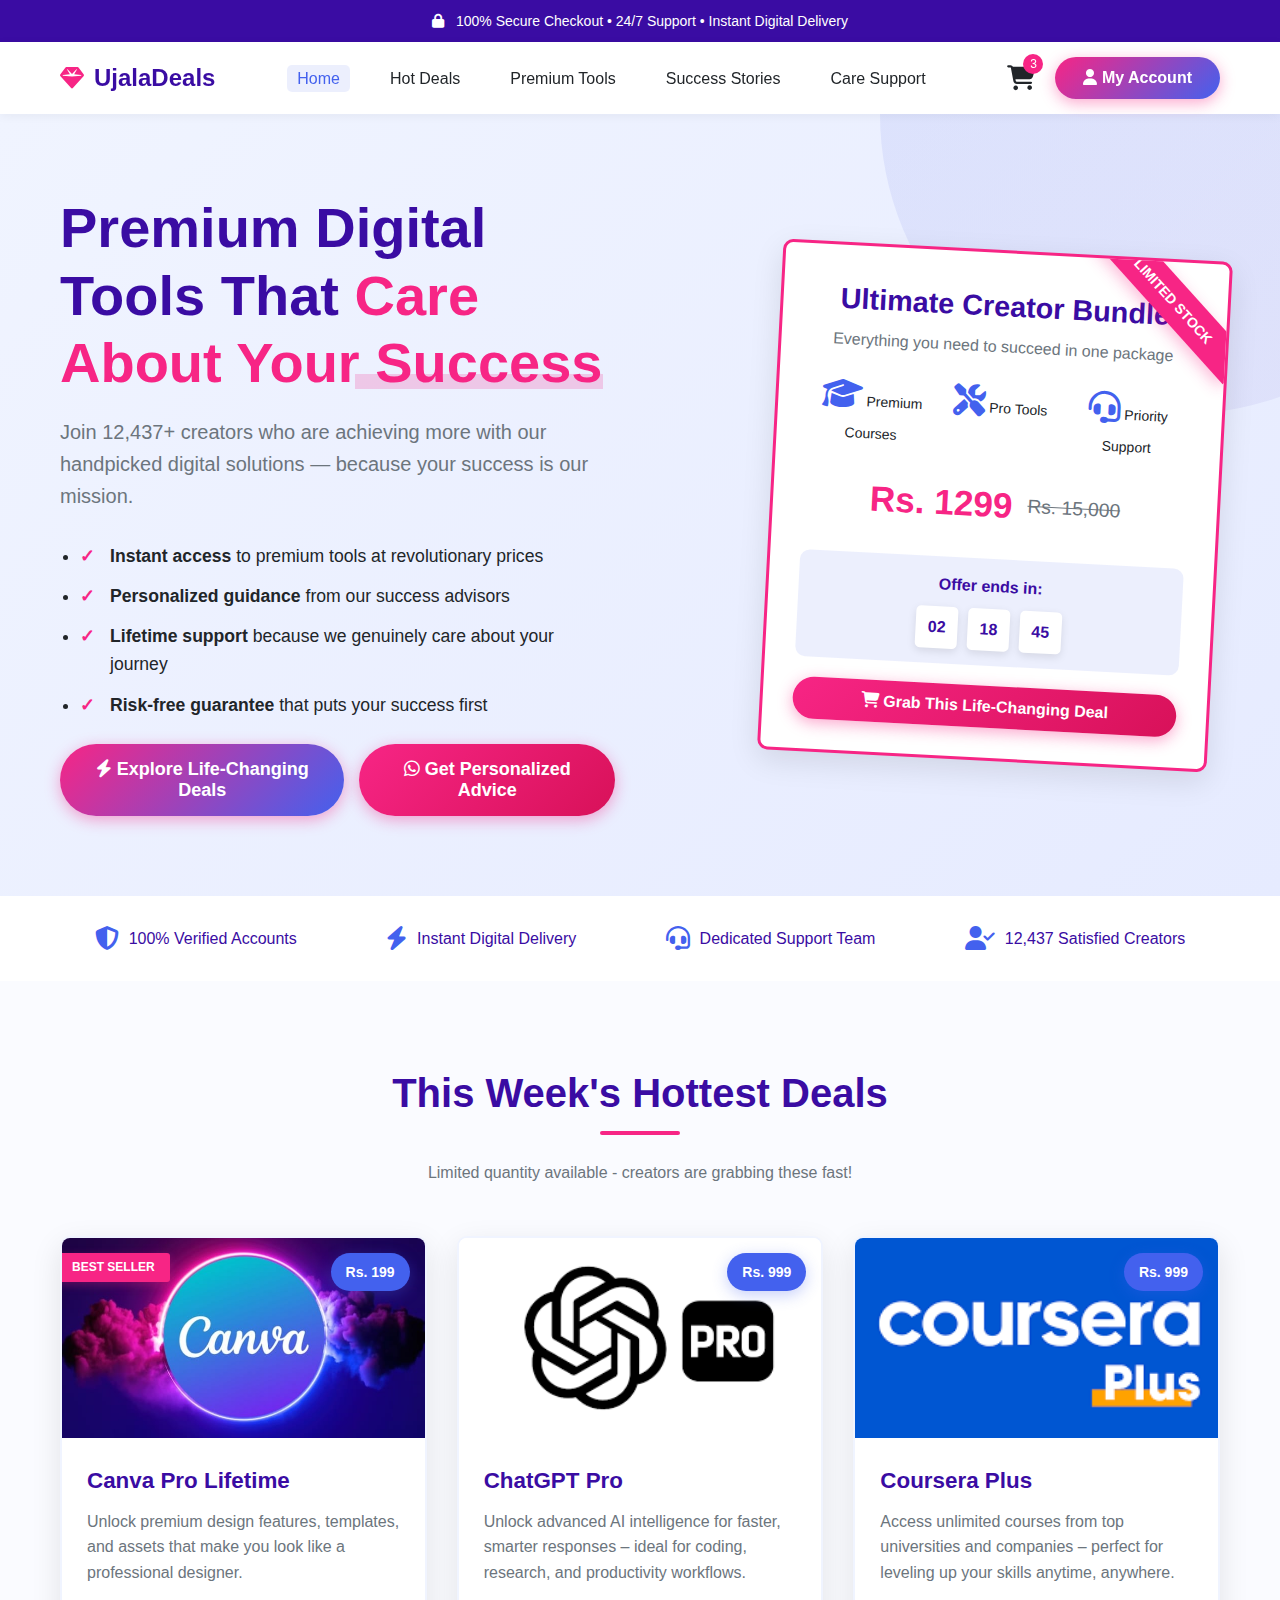
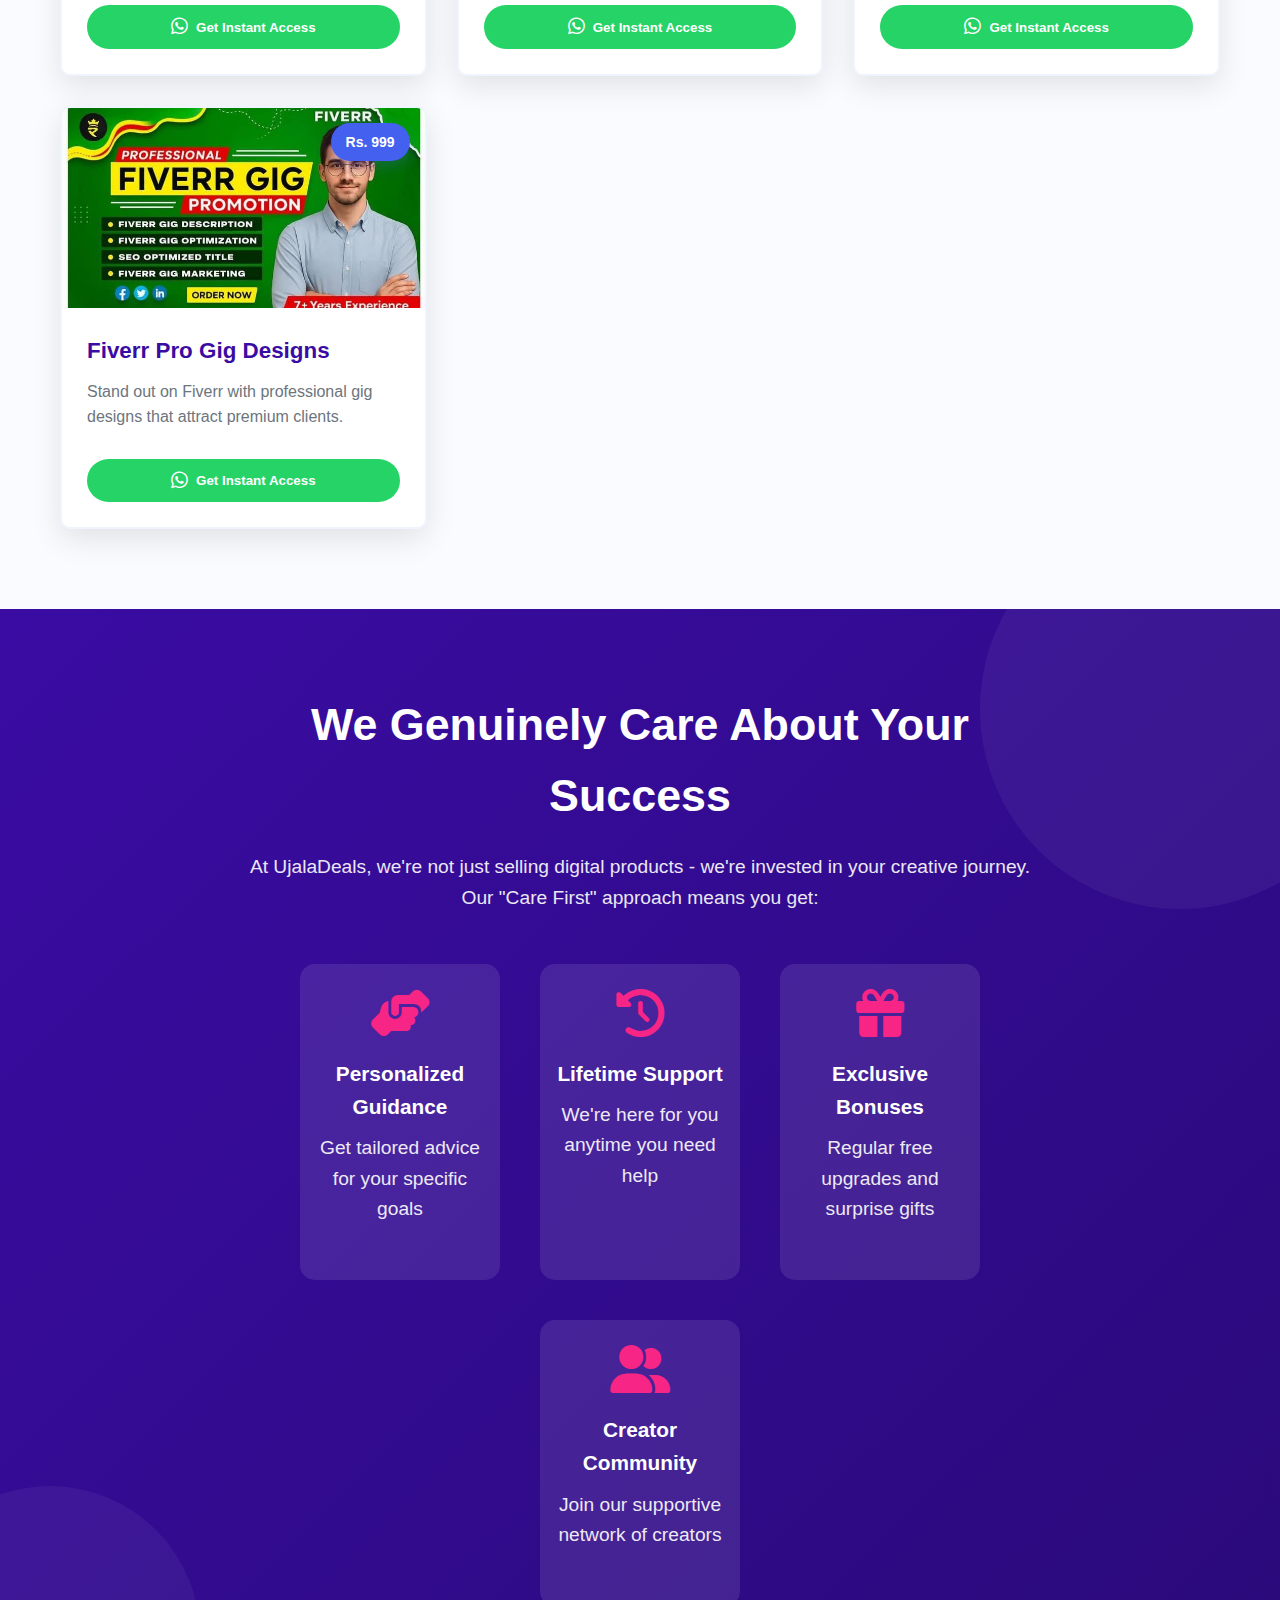
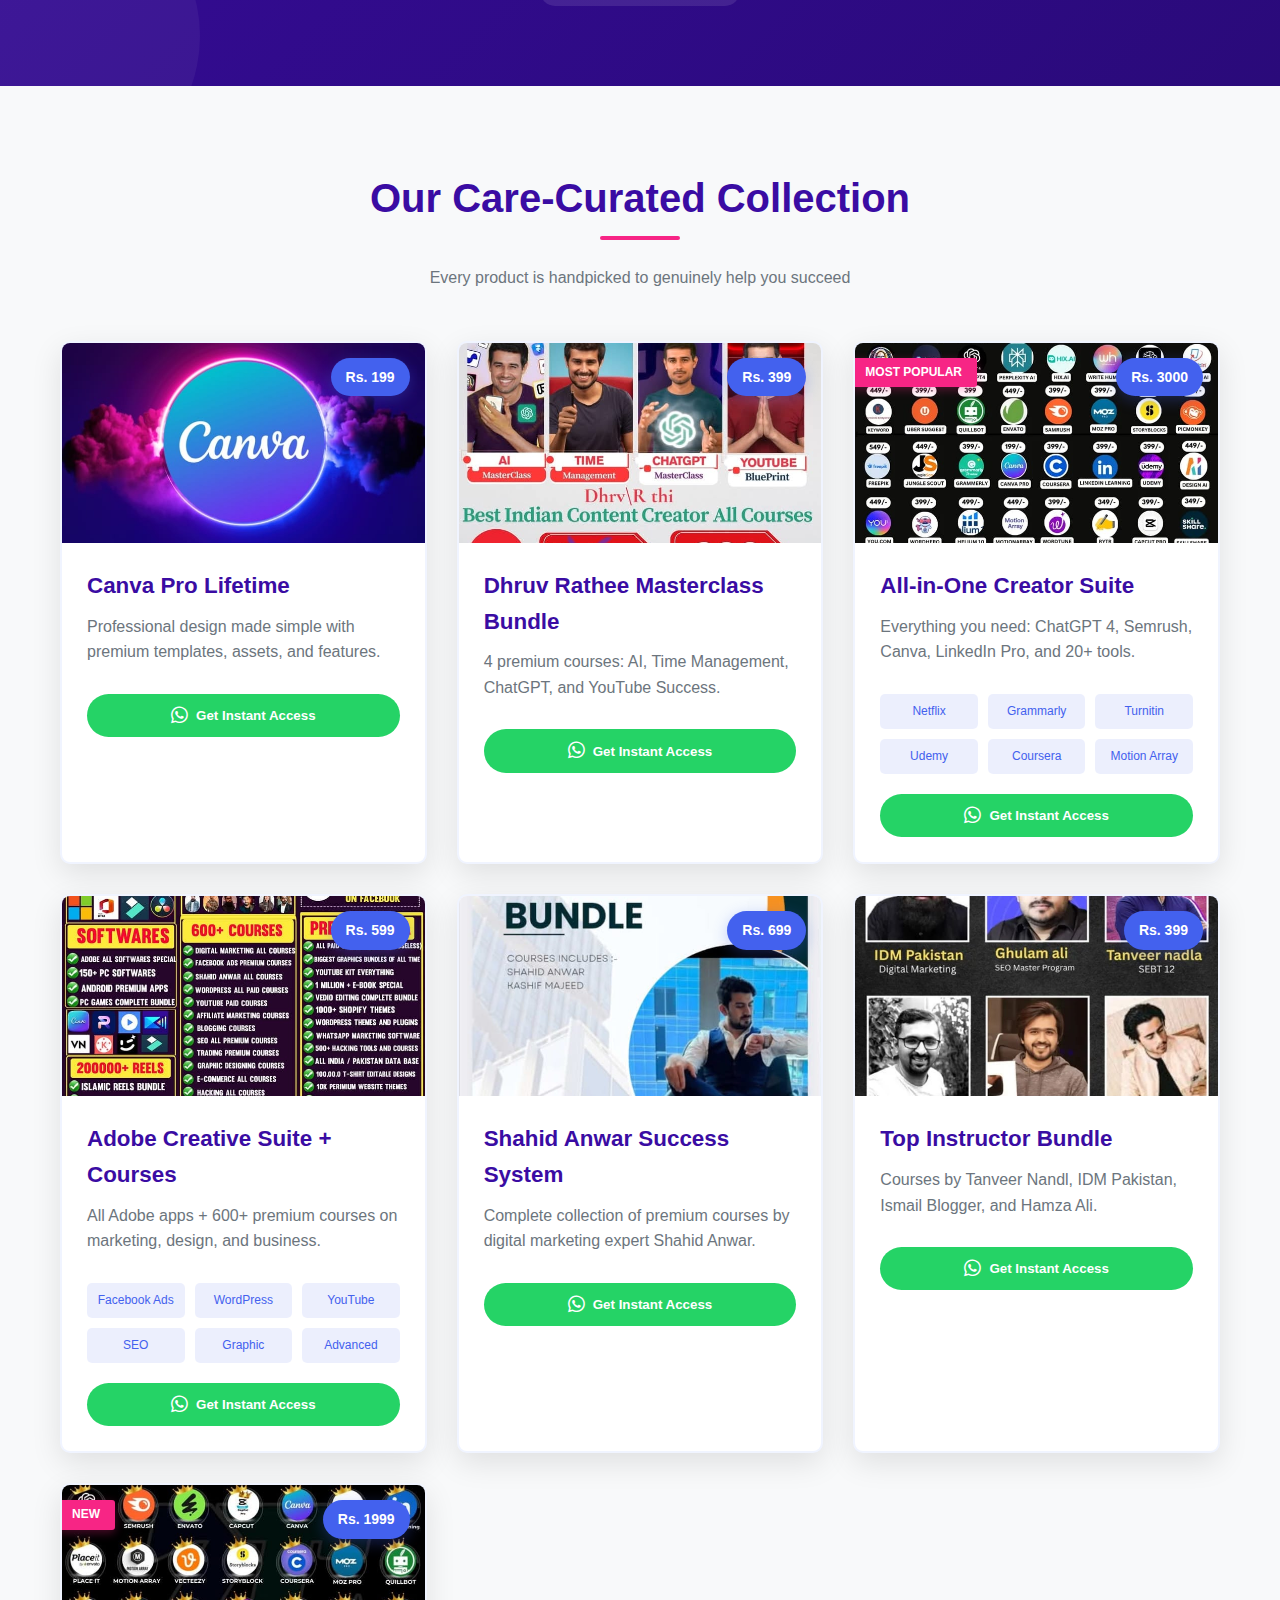
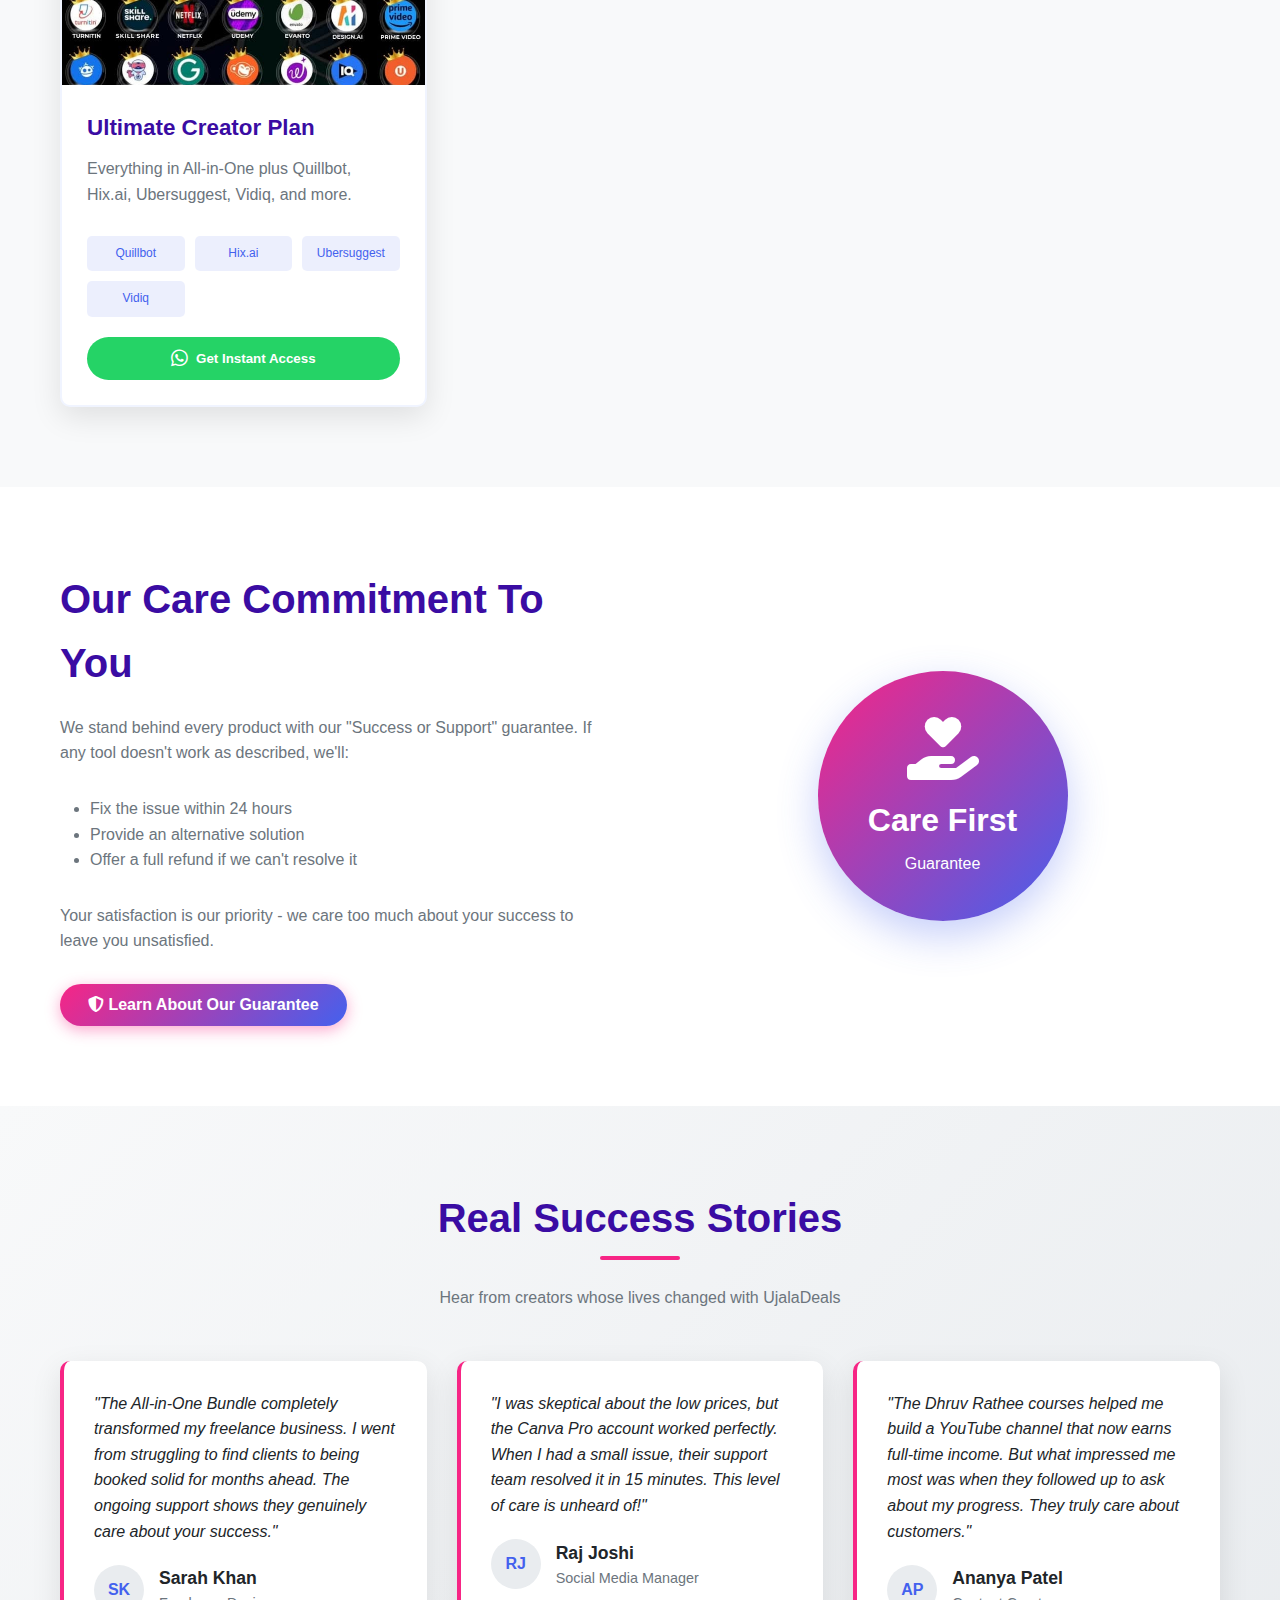
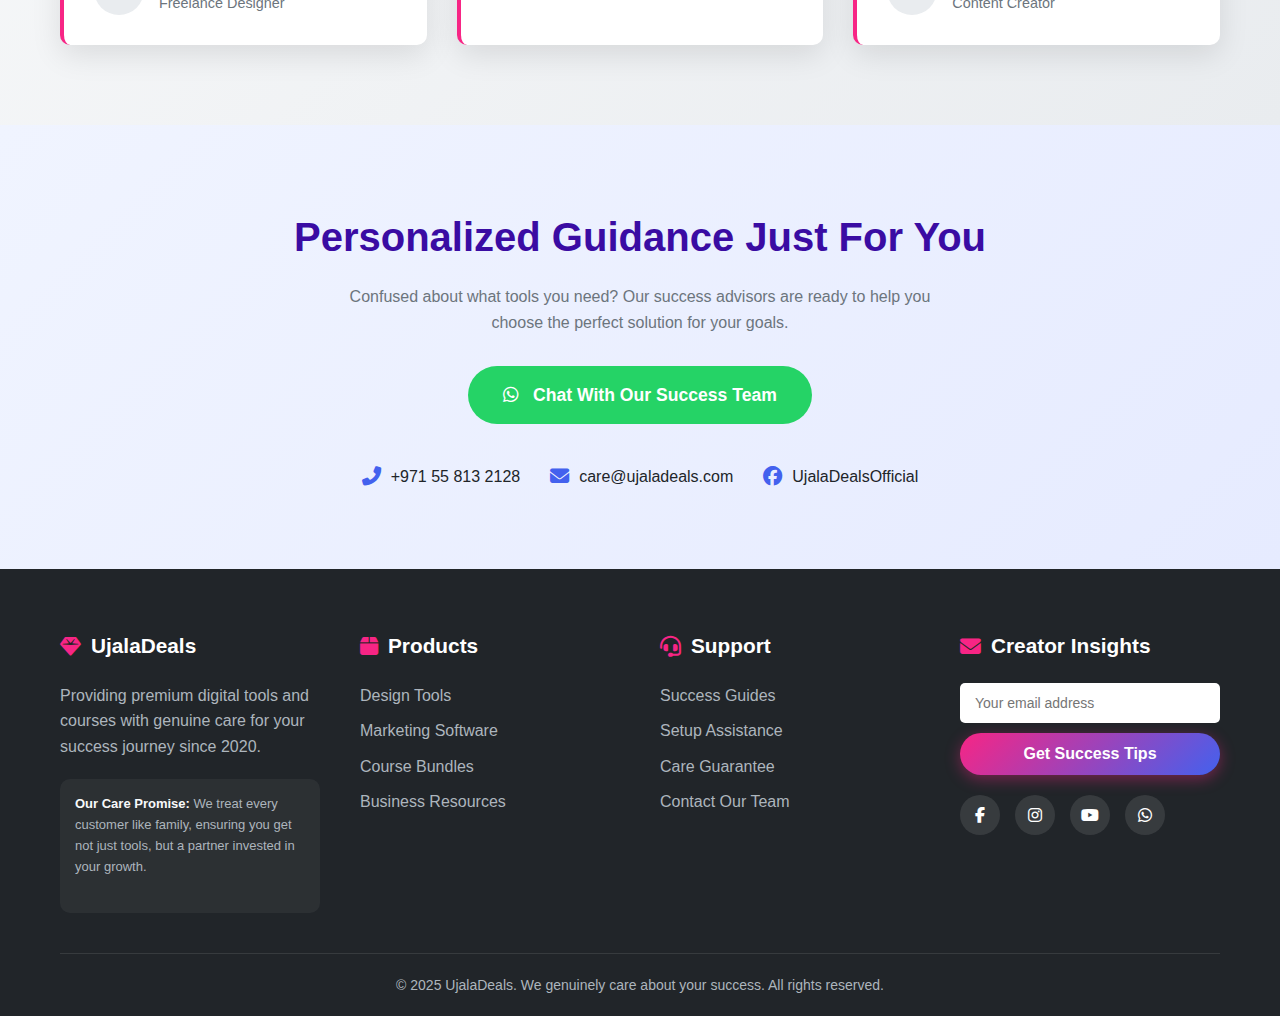
<file: index.html>
<!DOCTYPE html>
<html lang="en">
<head>
  <meta charset="UTF-8">
  <meta name="viewport" content="width=device-width, initial-scale=1.0">
  <title>UjalaDeals - Premium Digital Tools That Care About Your Success</title>
  <link rel="stylesheet" href="https://cdnjs.cloudflare.com/ajax/libs/font-awesome/6.4.0/css/all.min.css">
  <style>
    :root {
      --primary: #4361ee;
      --secondary: #3a0ca3;
      --accent: #f72585;
      --light: #f8f9fa;
      --dark: #212529;
      --success: #4cc9f0;
      --warning: #ff9e00;
      --danger: #ef233c;
      --gray: #6c757d;
      --light-gray: #e9ecef;
      --border-radius: 10px;
      --box-shadow: 0 10px 30px rgba(0, 0, 0, 0.1);
      --transition: all 0.3s ease;
      --care-gradient: linear-gradient(135deg, #f72585, #4361ee);
    }

    * {
      margin: 0;
      padding: 0;
      box-sizing: border-box;
      font-family: 'Segoe UI', Tahoma, Geneva, Verdana, sans-serif;
    }

    body {
      background-color: #fafbff;
      color: var(--dark);
      line-height: 1.6;
      overflow-x: hidden;
    }

    .container {
      width: 100%;
      max-width: 1200px;
      margin: 0 auto;
      padding: 0 20px;
    }

    .btn {
      display: inline-block;
      padding: 12px 28px;
      border-radius: 50px;
      font-weight: 600;
      text-align: center;
      cursor: pointer;
      transition: var(--transition);
      border: none;
      font-size: 16px;
      text-decoration: none;
    }

    .btn-primary {
      background: linear-gradient(135deg, var(--primary), var(--secondary));
      color: white;
      box-shadow: 0 4px 15px rgba(67, 97, 238, 0.4);
    }

    .btn-primary:hover {
      transform: translateY(-3px);
      box-shadow: 0 7px 20px rgba(67, 97, 238, 0.6);
    }

    .btn-accent {
      background: linear-gradient(135deg, var(--accent), #d81159);
      color: white;
      box-shadow: 0 4px 15px rgba(247, 37, 133, 0.4);
    }

    .btn-accent:hover {
      transform: translateY(-3px);
      box-shadow: 0 7px 20px rgba(247, 37, 133, 0.6);
    }

    .btn-care {
      background: var(--care-gradient);
      color: white;
      box-shadow: 0 4px 15px rgba(247, 37, 133, 0.4);
    }

    .btn-care:hover {
      transform: translateY(-3px);
      box-shadow: 0 7px 20px rgba(247, 37, 133, 0.6);
    }

    .btn-large {
      padding: 15px 35px;
      font-size: 18px;
    }

    .btn-block {
      display: block;
      width: 100%;
    }

    /* Security Badge */
    .security-badge {
      background-color: var(--secondary);
      color: white;
      text-align: center;
      padding: 10px;
      font-size: 14px;
      font-weight: 500;
    }

    .security-badge i {
      margin-right: 8px;
    }

    /* Header */
    header {
      background-color: white;
      box-shadow: 0 2px 10px rgba(0, 0, 0, 0.05);
      position: sticky;
      top: 0;
      z-index: 1000;
    }

    .header-content {
      display: flex;
      justify-content: space-between;
      align-items: center;
      padding: 15px 0;
    }

    .logo {
      display: flex;
      align-items: center;
      font-size: 24px;
      font-weight: 700;
      color: var(--secondary);
    }

    .logo i {
      margin-right: 10px;
      color: var(--accent);
    }

    nav ul {
      display: flex;
      list-style: none;
    }

    nav ul li {
      margin: 0 15px;
    }

    nav ul li a {
      text-decoration: none;
      color: var(--dark);
      font-weight: 500;
      padding: 5px 10px;
      border-radius: 5px;
      transition: var(--transition);
    }

    nav ul li a:hover, nav ul li a.active {
      color: var(--primary);
      background-color: rgba(67, 97, 238, 0.1);
    }

    .header-actions {
      display: flex;
      align-items: center;
    }

    .cart-icon {
      position: relative;
      margin-right: 20px;
      font-size: 20px;
      color: var(--dark);
      cursor: pointer;
    }

    .cart-count {
      position: absolute;
      top: -8px;
      right: -8px;
      background-color: var(--accent);
      color: white;
      font-size: 12px;
      width: 20px;
      height: 20px;
      border-radius: 50%;
      display: flex;
      justify-content: center;
      align-items: center;
    }

    /* Hero Section */
    .hero {
      padding: 80px 0;
      background: linear-gradient(135deg, #f0f4ff, #e6ebff);
      position: relative;
      overflow: hidden;
    }

    .hero:before {
      content: "";
      position: absolute;
      width: 600px;
      height: 600px;
      border-radius: 50%;
      background: linear-gradient(135deg, rgba(67, 97, 238, 0.1), rgba(58, 12, 163, 0.05));
      top: -300px;
      right: -200px;
      z-index: 0;
    }

    .hero-content {
      display: flex;
      align-items: center;
      position: relative;
      z-index: 1;
    }

    .hero-text {
      flex: 1;
      padding-right: 50px;
    }

    .hero-text h1 {
      font-size: 3.5rem;
      line-height: 1.2;
      margin-bottom: 20px;
      color: var(--secondary);
    }

    .hero-text h1 span {
      color: var(--accent);
      position: relative;
    }

    .hero-text h1 span:after {
      content: "";
      position: absolute;
      bottom: 5px;
      left: 0;
      width: 100%;
      height: 15px;
      background-color: rgba(247, 37, 133, 0.2);
      z-index: -1;
    }

    .hero-text p {
      font-size: 1.25rem;
      color: var(--gray);
      margin-bottom: 30px;
      max-width: 600px;
    }

    .hero-bullets {
      margin: 25px 0;
      padding-left: 20px;
    }

    .hero-bullets li {
      margin-bottom: 12px;
      position: relative;
      padding-left: 30px;
      font-size: 1.1rem;
    }

    .hero-bullets li:before {
      content: "✓";
      position: absolute;
      left: 0;
      color: var(--accent);
      font-weight: bold;
    }

    .hero-btns {
      display: flex;
      gap: 15px;
    }

    .hero-image {
      flex: 1;
      position: relative;
    }

    .offer-card {
      background: white;
      border-radius: var(--border-radius);
      box-shadow: var(--box-shadow);
      padding: 30px;
      position: relative;
      overflow: hidden;
      max-width: 450px;
      margin-left: auto;
      transform: rotate(3deg);
      transition: var(--transition);
      border: 3px solid var(--accent);
    }

    .offer-card:hover {
      transform: rotate(0) translateY(-10px);
    }

    .offer-badge {
      position: absolute;
      top: 20px;
      right: -40px;
      background: var(--accent);
      color: white;
      padding: 8px 40px;
      font-weight: 600;
      transform: rotate(45deg);
      font-size: 14px;
      box-shadow: 0 5px 15px rgba(247, 37, 133, 0.3);
    }

    .offer-header {
      text-align: center;
      margin-bottom: 25px;
    }

    .offer-header h3 {
      font-size: 1.8rem;
      color: var(--secondary);
      margin-bottom: 5px;
    }

    .offer-header p {
      color: var(--gray);
    }

    .offer-features {
      display: flex;
      justify-content: space-between;
      margin-bottom: 25px;
    }

    .feature {
      text-align: center;
      flex: 1;
    }

    .feature i {
      font-size: 2rem;
      color: var(--primary);
      margin-bottom: 10px;
    }

    .feature span {
      font-size: 14px;
      font-weight: 500;
      color: var(--dark);
    }

    .price {
      display: flex;
      justify-content: center;
      align-items: center;
      gap: 15px;
      margin-bottom: 25px;
    }

    .amount {
      font-size: 2.2rem;
      font-weight: 700;
      color: var(--accent);
    }

    .original {
      font-size: 1.2rem;
      color: var(--gray);
      text-decoration: line-through;
    }

    .countdown {
      background: rgba(67, 97, 238, 0.1);
      padding: 15px;
      border-radius: var(--border-radius);
      text-align: center;
      margin-bottom: 20px;
      font-weight: 600;
      color: var(--secondary);
    }

    .countdown-timer {
      display: flex;
      justify-content: center;
      gap: 10px;
      margin-top: 10px;
    }

    .countdown-item {
      background: white;
      padding: 8px 12px;
      border-radius: 5px;
      font-weight: 700;
      box-shadow: 0 3px 8px rgba(0, 0, 0, 0.1);
    }

    /* Trust Badges */
    .trust-section {
      padding: 30px 0;
      background: white;
    }

    .trust-badges {
      display: flex;
      justify-content: space-around;
      flex-wrap: wrap;
      gap: 20px;
    }

    .trust-badge {
      display: flex;
      align-items: center;
      font-weight: 500;
      color: var(--secondary);
    }

    .trust-badge i {
      margin-right: 10px;
      font-size: 1.5rem;
      color: var(--primary);
    }

    /* Testimonials */
    .testimonials {
      padding: 80px 0;
      background: linear-gradient(135deg, #f8f9fa, #e9ecef);
    }

    .section-title {
      text-align: center;
      margin-bottom: 50px;
    }

    .section-title h2 {
      font-size: 2.5rem;
      color: var(--secondary);
      margin-bottom: 15px;
      position: relative;
      display: inline-block;
    }

    .section-title h2:after {
      content: "";
      position: absolute;
      bottom: -10px;
      left: 50%;
      transform: translateX(-50%);
      width: 80px;
      height: 4px;
      background: var(--accent);
      border-radius: 2px;
    }

    .section-title p {
      color: var(--gray);
      max-width: 600px;
      margin: 20px auto 0;
    }

    .testimonial-grid {
      display: grid;
      grid-template-columns: repeat(auto-fit, minmax(300px, 1fr));
      gap: 30px;
    }

    .testimonial-card {
      background: white;
      border-radius: var(--border-radius);
      box-shadow: var(--box-shadow);
      padding: 30px;
      position: relative;
      border-left: 4px solid var(--accent);
    }

    .testimonial-card:before {
      content: """;
      position: absolute;
      top: 20px;
      left: 20px;
      font-size: 5rem;
      color: rgba(67, 97, 238, 0.1);
      font-family: Georgia, serif;
      line-height: 1;
    }

    .testimonial-content {
      margin-bottom: 20px;
      color: var(--dark);
      font-style: italic;
      position: relative;
      z-index: 1;
    }

    .testimonial-author {
      display: flex;
      align-items: center;
    }

    .author-avatar {
      width: 50px;
      height: 50px;
      border-radius: 50%;
      background-color: var(--light-gray);
      display: flex;
      align-items: center;
      justify-content: center;
      margin-right: 15px;
      font-weight: bold;
      color: var(--primary);
    }

    .author-info h4 {
      font-size: 1.1rem;
      color: var(--dark);
    }

    .author-info p {
      font-size: 0.9rem;
      color: var(--gray);
    }

    /* Featured Products */
    #featured {
      padding: 80px 0;
    }

    .products-grid {
      display: grid;
      grid-template-columns: repeat(auto-fit, minmax(280px, 1fr));
      gap: 30px;
    }

    .product-card {
      background: white;
      border-radius: var(--border-radius);
      overflow: hidden;
      box-shadow: var(--box-shadow);
      transition: var(--transition);
      position: relative;
      border: 2px solid #f0f4ff;
    }

    .product-card:hover {
      transform: translateY(-10px);
      box-shadow: 0 15px 40px rgba(0, 0, 0, 0.15);
      border-color: var(--accent);
    }

    .featured-tag {
      position: absolute;
      top: 15px;
      left: -5px;
      background: var(--accent);
      color: white;
      padding: 5px 15px;
      font-size: 12px;
      font-weight: 600;
      border-radius: 0 3px 3px 0;
      box-shadow: 0 3px 10px rgba(247, 37, 133, 0.3);
      z-index: 1;
    }

    .product-tag {
      position: absolute;
      top: 15px;
      right: 15px;
      background: var(--primary);
      color: white;
      padding: 8px 15px;
      font-weight: 700;
      border-radius: 50px;
      font-size: 14px;
      box-shadow: 0 4px 15px rgba(67, 97, 238, 0.3);
      z-index: 1;
    }

    .product-image {
      height: 200px;
      background-size: cover;
      background-position: center;
    }

    .product-info {
      padding: 25px;
    }

    .product-info h3 {
      font-size: 1.4rem;
      color: var(--secondary);
      margin-bottom: 10px;
    }

    .product-info p {
      color: var(--gray);
      margin-bottom: 20px;
      min-height: 60px;
    }

    .whatsapp-btn {
      background: #25D366;
      color: white;
      padding: 12px 20px;
      border-radius: 50px;
      display: flex;
      align-items: center;
      justify-content: center;
      font-weight: 600;
      border: none;
      width: 100%;
      cursor: pointer;
      transition: var(--transition);
    }

    .whatsapp-btn i {
      margin-right: 8px;
      font-size: 1.2rem;
    }

    .whatsapp-btn:hover {
      background: #128C7E;
      transform: translateY(-3px);
      box-shadow: 0 5px 15px rgba(37, 211, 102, 0.4);
    }

    /* Care Section */
    .care-section {
      padding: 80px 0;
      background: linear-gradient(135deg, var(--secondary), #2a0a7a);
      color: white;
      position: relative;
      overflow: hidden;
    }

    .care-section:before {
      content: "";
      position: absolute;
      width: 400px;
      height: 400px;
      border-radius: 50%;
      background: rgba(255, 255, 255, 0.05);
      top: -100px;
      right: -100px;
    }

    .care-section:after {
      content: "";
      position: absolute;
      width: 300px;
      height: 300px;
      border-radius: 50%;
      background: rgba(255, 255, 255, 0.05);
      bottom: -100px;
      left: -100px;
    }

    .care-content {
      position: relative;
      z-index: 1;
      text-align: center;
      max-width: 800px;
      margin: 0 auto;
    }

    .care-content h2 {
      font-size: 2.8rem;
      margin-bottom: 20px;
    }

    .care-content p {
      font-size: 1.2rem;
      margin-bottom: 30px;
      opacity: 0.9;
    }

    .care-icons {
      display: flex;
      justify-content: center;
      flex-wrap: wrap;
      gap: 40px;
      margin-top: 50px;
    }

    .care-icon {
      text-align: center;
      max-width: 200px;
      background: rgba(255, 255, 255, 0.1);
      padding: 25px 15px;
      border-radius: 15px;
      transition: var(--transition);
    }

    .care-icon:hover {
      transform: translateY(-10px);
      background: rgba(255, 255, 255, 0.2);
    }

    .care-icon i {
      font-size: 3rem;
      margin-bottom: 20px;
      color: var(--accent);
    }

    .care-icon h3 {
      font-size: 1.3rem;
      margin-bottom: 10px;
    }

    /* All Products */
    #products {
      padding: 80px 0;
      background-color: #f8f9fa;
    }

    .tools-grid {
      display: grid;
      grid-template-columns: repeat(3, 1fr);
      gap: 10px;
      margin-bottom: 20px;
    }

    .tool-item {
      background: rgba(67, 97, 238, 0.1);
      padding: 8px 10px;
      border-radius: 5px;
      text-align: center;
      font-size: 12px;
      font-weight: 500;
      color: var(--primary);
    }

    /* Guarantee Section */
    .guarantee {
      padding: 80px 0;
      background: white;
    }

    .guarantee-content {
      display: flex;
      align-items: center;
      gap: 50px;
    }

    .guarantee-text {
      flex: 1;
    }

    .guarantee-text h2 {
      font-size: 2.5rem;
      color: var(--secondary);
      margin-bottom: 20px;
    }

    .guarantee-text p {
      color: var(--gray);
      margin-bottom: 30px;
    }

    .guarantee-badge {
      flex: 1;
      text-align: center;
    }

    .badge-circle {
      width: 250px;
      height: 250px;
      border-radius: 50%;
      background: var(--care-gradient);
      margin: 0 auto;
      display: flex;
      flex-direction: column;
      justify-content: center;
      align-items: center;
      color: white;
      box-shadow: 0 15px 40px rgba(67, 97, 238, 0.3);
      animation: pulse 2s infinite;
    }

    @keyframes pulse {
      0% { transform: scale(1); }
      50% { transform: scale(1.03); }
      100% { transform: scale(1); }
    }

    .badge-circle i {
      font-size: 4rem;
      margin-bottom: 15px;
    }

    .badge-circle h3 {
      font-size: 2rem;
      margin-bottom: 5px;
    }

    /* Contact Section */
    .contact-section {
      padding: 80px 0;
      background: linear-gradient(135deg, #f0f4ff, #e6ebff);
      text-align: center;
    }

    .contact-section h2 {
      font-size: 2.5rem;
      color: var(--secondary);
      margin-bottom: 15px;
    }

    .contact-section p {
      color: var(--gray);
      max-width: 600px;
      margin: 0 auto 30px;
    }

    .contact-btn {
      display: inline-block;
      background: #25D366;
      color: white;
      padding: 15px 35px;
      border-radius: 50px;
      font-weight: 600;
      text-decoration: none;
      margin-bottom: 40px;
      transition: var(--transition);
      font-size: 1.1rem;
    }

    .contact-btn i {
      margin-right: 10px;
    }

    .contact-btn:hover {
      background: #128C7E;
      transform: translateY(-5px);
      box-shadow: 0 10px 25px rgba(37, 211, 102, 0.4);
    }

    .contact-info {
      display: flex;
      justify-content: center;
      flex-wrap: wrap;
      gap: 30px;
    }

    .contact-item {
      display: flex;
      align-items: center;
      font-weight: 500;
      color: var(--dark);
    }

    .contact-item i {
      margin-right: 10px;
      font-size: 1.2rem;
      color: var(--primary);
    }

    /* Footer */
    footer {
      background: var(--dark);
      color: white;
      padding: 60px 0 20px;
    }

    .footer-grid {
      display: grid;
      grid-template-columns: repeat(auto-fit, minmax(250px, 1fr));
      gap: 40px;
      margin-bottom: 40px;
    }

    .footer-col h4 {
      font-size: 1.3rem;
      margin-bottom: 20px;
      display: flex;
      align-items: center;
    }

    .footer-col h4 i {
      margin-right: 10px;
      color: var(--accent);
    }

    .footer-col p {
      color: #adb5bd;
      margin-bottom: 20px;
    }

    .disclaimer {
      background: rgba(255, 255, 255, 0.05);
      padding: 15px;
      border-radius: var(--border-radius);
      margin-top: 20px;
    }

    .disclaimer p {
      font-size: 13px;
      color: #adb5bd;
    }

    .disclaimer strong {
      color: #f8f9fa;
    }

    .footer-col ul {
      list-style: none;
    }

    .footer-col ul li {
      margin-bottom: 10px;
    }

    .footer-col ul li a {
      color: #adb5bd;
      text-decoration: none;
      transition: var(--transition);
    }

    .footer-col ul li a:hover {
      color: white;
      padding-left: 5px;
    }

    .newsletter input {
      width: 100%;
      padding: 12px 15px;
      border-radius: 5px;
      border: none;
      margin-bottom: 10px;
      font-size: 14px;
    }

    .social-links {
      display: flex;
      gap: 15px;
      margin-top: 20px;
    }

    .social-links a {
      display: flex;
      align-items: center;
      justify-content: center;
      width: 40px;
      height: 40px;
      border-radius: 50%;
      background: rgba(255, 255, 255, 0.1);
      color: white;
      text-decoration: none;
      transition: var(--transition);
    }

    .social-links a:hover {
      background: var(--primary);
      transform: translateY(-3px);
    }

    .copyright {
      text-align: center;
      padding-top: 20px;
      border-top: 1px solid rgba(255, 255, 255, 0.1);
      color: #adb5bd;
      font-size: 14px;
    }

    /* Popup */
    .popup {
      position: fixed;
      top: 0;
      left: 0;
      width: 100%;
      height: 100%;
      background: rgba(0, 0, 0, 0.7);
      display: flex;
      justify-content: center;
      align-items: center;
      z-index: 2000;
      opacity: 0;
      visibility: hidden;
      transition: all 0.3s ease;
    }

    .popup.active {
      opacity: 1;
      visibility: visible;
    }

    .popup-content {
      background: white;
      border-radius: var(--border-radius);
      padding: 30px;
      max-width: 500px;
      width: 90%;
      position: relative;
      box-shadow: 0 15px 50px rgba(0, 0, 0, 0.3);
      transform: translateY(-50px);
      transition: transform 0.4s ease;
    }

    .popup.active .popup-content {
      transform: translateY(0);
    }

    .popup-close {
      position: absolute;
      top: 15px;
      right: 15px;
      font-size: 1.5rem;
      cursor: pointer;
      color: var(--gray);
      transition: color 0.3s ease;
    }

    .popup-close:hover {
      color: var(--accent);
    }

    .popup-header {
      text-align: center;
      margin-bottom: 20px;
    }

    .popup-header i {
      font-size: 3rem;
      color: var(--accent);
      margin-bottom: 15px;
    }

    .popup-header h3 {
      font-size: 1.8rem;
      color: var(--secondary);
    }

    .popup-body {
      text-align: center;
      margin-bottom: 25px;
    }

    .popup-body p {
      color: var(--gray);
      margin-bottom: 15px;
    }

    /* Responsive */
    @media (max-width: 992px) {
      .hero-content {
        flex-direction: column;
      }

      .hero-text {
        padding-right: 0;
        margin-bottom: 50px;
        text-align: center;
      }

      .hero-text p {
        margin-left: auto;
        margin-right: auto;
      }

      .hero-btns {
        justify-content: center;
      }

      .offer-card {
        margin: 0 auto;
      }

      .guarantee-content {
        flex-direction: column;
      }

      .guarantee-text {
        text-align: center;
      }
    }

    @media (max-width: 768px) {
      nav {
        display: none;
      }

      .hero-text h1 {
        font-size: 2.5rem;
      }

      .hero-btns {
        flex-direction: column;
        align-items: center;
      }

      .trust-badges {
        flex-direction: column;
        align-items: center;
        gap: 15px;
      }

      .care-icons {
        flex-direction: column;
        align-items: center;
        gap: 30px;
      }
    }
  </style>
</head>
<body>
  <!-- Security Badge -->
  <div class="security-badge">
    <i class="fas fa-lock"></i> 100% Secure Checkout • 24/7 Support • Instant Digital Delivery
  </div>

  <!-- Header -->
  <header>
    <div class="container">
      <div class="header-content">
        <div class="logo">
          <i class="fas fa-gem"></i>
          <span>UjalaDeals</span>
        </div>

        <nav>
          <ul>
            <li><a href="#" class="active">Home</a></li>
            <li><a href="#featured">Hot Deals</a></li>
            <li><a href="#products">Premium Tools</a></li>
            <li><a href="#testimonials">Success Stories</a></li>
            <li><a href="#contact">Care Support</a></li>
          </ul>
        </nav>

        <div class="header-actions">
          <div class="cart-icon" id="cart-btn">
            <i class="fas fa-shopping-cart fa-lg"></i>
            <span class="cart-count">3</span>
          </div>
          <button class="btn btn-care" id="account-btn">
            <i class="fas fa-user"></i> My Account
          </button>
        </div>
      </div>
    </div>
  </header>

  <!-- Hero Section -->
  <section class="hero">
    <div class="container">
      <div class="hero-content">
        <div class="hero-text">
          <h1>Premium Digital Tools That <span>Care About Your Success</span></h1>
          <p>Join 12,437+ creators who are achieving more with our handpicked digital solutions — because your success is our mission.</p>
          
          <ul class="hero-bullets">
            <li><strong>Instant access</strong> to premium tools at revolutionary prices</li>
            <li><strong>Personalized guidance</strong> from our success advisors</li>
            <li><strong>Lifetime support</strong> because we genuinely care about your journey</li>
            <li><strong>Risk-free guarantee</strong> that puts your success first</li>
          </ul>

          <div class="hero-btns">
            <button class="btn btn-care btn-large">
              <i class="fas fa-bolt"></i> Explore Life-Changing Deals
            </button>
            <button class="btn btn-accent btn-large" id="hero-whatsapp">
              <i class="fab fa-whatsapp"></i> Get Personalized Advice
            </button>
          </div>
        </div>

        <div class="hero-image">
          <div class="offer-card">
            <div class="offer-badge">LIMITED STOCK</div>
            <div class="offer-header">
              <h3>Ultimate Creator Bundle</h3>
              <p>Everything you need to succeed in one package</p>
            </div>

            <div class="offer-features">
              <div class="feature">
                <i class="fas fa-graduation-cap"></i>
                <span>Premium Courses</span>
              </div>
              <div class="feature">
                <i class="fas fa-tools"></i>
                <span>Pro Tools</span>
              </div>
              <div class="feature">
                <i class="fas fa-headset"></i>
                <span>Priority Support</span>
              </div>
            </div>

            <div class="price">
              <div class="amount">Rs. 1299</div>
              <div class="original">Rs. 15,000</div>
            </div>

            <div class="countdown">
              <p>Offer ends in:</p>
              <div class="countdown-timer">
                <div class="countdown-item">02</div>
                <div class="countdown-item">18</div>
                <div class="countdown-item">45</div>
              </div>
            </div>

            <button class="btn btn-accent btn-block" id="bundle-whatsapp">
              <i class="fas fa-shopping-cart"></i> Grab This Life-Changing Deal
            </button>
          </div>
        </div>
      </div>
    </div>
  </section>

  <!-- Trust Badges -->
  <section class="trust-section">
    <div class="container">
      <div class="trust-badges">
        <div class="trust-badge">
          <i class="fas fa-shield-alt"></i> 100% Verified Accounts
        </div>
        <div class="trust-badge">
          <i class="fas fa-bolt"></i> Instant Digital Delivery
        </div>
        <div class="trust-badge">
          <i class="fas fa-headset"></i> Dedicated Support Team
        </div>
        <div class="trust-badge">
          <i class="fas fa-user-check"></i> 12,437 Satisfied Creators
        </div>
      </div>
    </div>
  </section>

  <!-- Featured Products -->
  <section id="featured">
    <div class="container">
      <div class="section-title">
        <h2>This Week's Hottest Deals</h2>
        <p>Limited quantity available - creators are grabbing these fast!</p>
      </div>

      <div class="products-grid">
        <!-- Featured Product 1 -->
        <div class="product-card">
          <div class="featured-tag">BEST SELLER</div>
          <div class="product-tag">Rs. 199</div>
          <div class="product-image" style="background-image: url('assets/a (4).jpg');"></div>
          
          <div class="product-info">
            <h3>Canva Pro Lifetime</h3>
            <p>Unlock premium design features, templates, and assets that make you look like a professional designer.</p>
            <button class="whatsapp-btn" data-product="Canva Pro" data-price="199">
              <i class="fab fa-whatsapp"></i> Get Instant Access
            </button>
          </div>
        </div>

        <!-- Featured Product 2 -->
        <div class="product-card">
          <div class="product-tag">Rs. 999</div>
          <div class="product-image" style="background-image: url('assets/gpt.png');"></div>
          <div class="product-info">
            <h3>ChatGPT Pro</h3>
            <p>Unlock advanced AI intelligence for faster, smarter responses – ideal for coding, research, and productivity workflows.</p>
            <button class="whatsapp-btn" data-product="ElevenLabs Premium" data-price="899">
              <i class="fab fa-whatsapp"></i> Get Instant Access
            </button>
          </div>
        </div>

       <!-- Featured Product 4 -->
        <div class="product-card">
          <div class="product-tag">Rs. 999</div>
          <div class="product-image" style="background-image: url('assets/coursera.png');"></div>
          <div class="product-info">
            <h3>Coursera Plus</h3>
            <p>Access unlimited courses from top universities and companies – perfect for leveling up your skills anytime, anywhere.</p>
            <button class="whatsapp-btn" data-product="Coursera Plus" data-price="999">
              <i class="fab fa-whatsapp"></i> Get Instant Access
            </button>
          </div>
        </div>
        
        <!-- Featured Product 3 -->
        <div class="product-card">
          <div class="product-tag">Rs. 999</div>
          <div class="product-image" style="background-image: url('assets/b (9).jpg');"></div>
          <div class="product-info">
            <h3>Fiverr Pro Gig Designs</h3>
            <p>Stand out on Fiverr with professional gig designs that attract premium clients.</p>
            <button class="whatsapp-btn" data-product="Fiverr Gig Design" data-price="999">
              <i class="fab fa-whatsapp"></i> Get Instant Access
            </button>
          </div>
        </div>


      </div>
    </div>
  </section>

  <!-- Care Section -->
  <section class="care-section">
    <div class="container">
      <div class="care-content">
        <h2>We Genuinely Care About Your Success</h2>
        <p>At UjalaDeals, we're not just selling digital products - we're invested in your creative journey. Our "Care First" approach means you get:</p>

        <div class="care-icons">
          <div class="care-icon">
            <i class="fas fa-hands-helping"></i>
            <h3>Personalized Guidance</h3>
            <p>Get tailored advice for your specific goals</p>
          </div>
          <div class="care-icon">
            <i class="fas fa-history"></i>
            <h3>Lifetime Support</h3>
            <p>We're here for you anytime you need help</p>
          </div>
          <div class="care-icon">
            <i class="fas fa-gift"></i>
            <h3>Exclusive Bonuses</h3>
            <p>Regular free upgrades and surprise gifts</p>
          </div>
          <div class="care-icon">
            <i class="fas fa-user-friends"></i>
            <h3>Creator Community</h3>
            <p>Join our supportive network of creators</p>
          </div>
        </div>
      </div>
    </div>
  </section>

  <!-- All Products -->
  <section id="products">
    <div class="container">
      <div class="section-title">
        <h2>Our Care-Curated Collection</h2>
        <p>Every product is handpicked to genuinely help you succeed</p>
      </div>

      <div class="products-grid">
        <!-- Product 1 -->
        <div class="product-card">
          <div class="product-tag">Rs. 199</div>
          <div class="product-image" style="background-image: url('assets/a (4).jpg');"></div>
          <div class="product-info">
            <h3>Canva Pro Lifetime</h3>
            <p>Professional design made simple with premium templates, assets, and features.</p>
            <button class="whatsapp-btn" data-product="Canva Pro" data-price="199">
              <i class="fab fa-whatsapp"></i> Get Instant Access
            </button>
          </div>
        </div>

        <!-- Product 2 -->
        <div class="product-card">
          <div class="product-tag">Rs. 399</div>
          <div class="product-image" style="background-image: url('assets/c.jpg');"></div>
          <div class="product-info">
            <h3>Dhruv Rathee Masterclass Bundle</h3>
            <p>4 premium courses: AI, Time Management, ChatGPT, and YouTube Success.</p>
            <button class="whatsapp-btn" data-product="Dhruv Rathee Premium Courses" data-price="399">
              <i class="fab fa-whatsapp"></i> Get Instant Access
            </button>
          </div>
        </div>

        <!-- Product 3 -->
        <div class="product-card">
          <div class="featured-tag">MOST POPULAR</div>
          <div class="product-tag">Rs. 3000</div>
          <div class="product-image" style="background-image: url('assets/allinone.jpg');"></div>
          <div class="product-info">
            <h3>All-in-One Creator Suite</h3>
            <p>Everything you need: ChatGPT 4, Semrush, Canva, LinkedIn Pro, and 20+ tools.</p>
            <div class="tools-grid">
              <div class="tool-item">Netflix</div>
              <div class="tool-item">Grammarly</div>
              <div class="tool-item">Turnitin</div>
              <div class="tool-item">Udemy</div>
              <div class="tool-item">Coursera</div>
              <div class="tool-item">Motion Array</div>
            </div>
            <button class="whatsapp-btn" data-product="All-in-One Digital Bundle" data-price="1299">
              <i class="fab fa-whatsapp"></i> Get Instant Access
            </button>
          </div>
        </div>

        <!-- Product 4 -->
        <div class="product-card">
          <div class="product-tag">Rs. 599</div>
          <div class="product-image" style="background-image: url('assets/premisum.jpg');"></div>
          <div class="product-info">
            <h3>Adobe Creative Suite + Courses</h3>
            <p>All Adobe apps + 600+ premium courses on marketing, design, and business.</p>
            <div class="tools-grid">
              <div class="tool-item">Facebook Ads</div>
              <div class="tool-item">WordPress</div>
              <div class="tool-item">YouTube</div>
              <div class="tool-item">SEO</div>
              <div class="tool-item">Graphic</div>
              <div class="tool-item">Advanced</div>
            </div>
            <button class="whatsapp-btn" data-product="Adobe All Softwares + 600+ Courses" data-price="799">
              <i class="fab fa-whatsapp"></i> Get Instant Access
            </button>
          </div>
        </div>

        <!-- Product 5 -->
        <div class="product-card">
          <div class="product-tag">Rs. 699</div>
          <div class="product-image" style="background-image: url('assets/abcd.jpg');"></div>
          <div class="product-info">
            <h3>Shahid Anwar Success System</h3>
            <p>Complete collection of premium courses by digital marketing expert Shahid Anwar.</p>
            <button class="whatsapp-btn" data-product="Shahid Anwar Courses" data-price="599">
              <i class="fab fa-whatsapp"></i> Get Instant Access
            </button>
          </div>
        </div>

        <!-- Product 6 -->
        <div class="product-card">
          <div class="product-tag">Rs. 399</div>
          <div class="product-image" style="background-image: url('assets/ebv.jpg');"></div>
          <div class="product-info">
            <h3>Top Instructor Bundle</h3>
            <p>Courses by Tanveer Nandl, IDM Pakistan, Ismail Blogger, and Hamza Ali.</p>
            <button class="whatsapp-btn" data-product="Top Instructors Bundle" data-price="399">
              <i class="fab fa-whatsapp"></i> Get Instant Access
            </button>
          </div>
        </div>

        <!-- Product 7 -->
        <div class="product-card">
          <div class="featured-tag">NEW</div>
          <div class="product-tag">Rs. 1999</div>
          <div class="product-image" style="background-image: url('assets/all in one.jpg');"></div>
          <div class="product-info">
            <h3>Ultimate Creator Plan</h3>
            <p>Everything in All-in-One plus Quillbot, Hix.ai, Ubersuggest, Vidiq, and more.</p>
            <div class="tools-grid">
              <div class="tool-item">Quillbot</div>
              <div class="tool-item">Hix.ai</div>
              <div class="tool-item">Ubersuggest</div>
              <div class="tool-item">Vidiq</div>
            </div>
            <button class="whatsapp-btn" data-product="Ultimate All-in-One Plan" data-price="1999">
              <i class="fab fa-whatsapp"></i> Get Instant Access
            </button>
          </div>
        </div>
      </div>
    </div>
  </section>

  <!-- Guarantee Section -->
  <section class="guarantee">
    <div class="container">
      <div class="guarantee-content">
        <div class="guarantee-text">
          <h2>Our Care Commitment To You</h2>
          <p>We stand behind every product with our "Success or Support" guarantee. If any tool doesn't work as described, we'll:</p>
          <ul style="margin-left: 30px; margin-bottom: 30px; color: var(--gray);">
            <li>Fix the issue within 24 hours</li>
            <li>Provide an alternative solution</li>
            <li>Offer a full refund if we can't resolve it</li>
          </ul>
          <p>Your satisfaction is our priority - we care too much about your success to leave you unsatisfied.</p>
          <button class="btn btn-care">
            <i class="fas fa-shield-alt"></i> Learn About Our Guarantee
          </button>
        </div>

        <div class="guarantee-badge">
          <div class="badge-circle">
            <i class="fas fa-hand-holding-heart"></i>
            <h3>Care First</h3>
            <p>Guarantee</p>
          </div>
        </div>
      </div>
    </div>
  </section>


    <!-- Testimonials -->
  <section id="testimonials" class="testimonials">
    <div class="container">
      <div class="section-title">
        <h2>Real Success Stories</h2>
        <p>Hear from creators whose lives changed with UjalaDeals</p>
      </div>

      <div class="testimonial-grid">
        <div class="testimonial-card">
          <div class="testimonial-content">
            "The All-in-One Bundle completely transformed my freelance business. I went from struggling to find clients to being booked solid for months ahead. The ongoing support shows they genuinely care about your success."
          </div>
          <div class="testimonial-author">
            <div class="author-avatar">SK</div>
            <div class="author-info">
              <h4>Sarah Khan</h4>
              <p>Freelance Designer</p>
            </div>
          </div>
        </div>

        <div class="testimonial-card">
          <div class="testimonial-content">
            "I was skeptical about the low prices, but the Canva Pro account worked perfectly. When I had a small issue, their support team resolved it in 15 minutes. This level of care is unheard of!"
          </div>
          <div class="testimonial-author">
            <div class="author-avatar">RJ</div>
            <div class="author-info">
              <h4>Raj Joshi</h4>
              <p>Social Media Manager</p>
            </div>
          </div>
        </div>

        <div class="testimonial-card">
          <div class="testimonial-content">
            "The Dhruv Rathee courses helped me build a YouTube channel that now earns full-time income. But what impressed me most was when they followed up to ask about my progress. They truly care about customers."
          </div>
          <div class="testimonial-author">
            <div class="author-avatar">AP</div>
            <div class="author-info">
              <h4>Ananya Patel</h4>
              <p>Content Creator</p>
            </div>
          </div>
        </div>
      </div>
    </div>
  </section>


  <!-- Contact Section -->
  <section id="contact" class="contact-section">
    <div class="container">
      <h2>Personalized Guidance Just For You</h2>
      <p>Confused about what tools you need? Our success advisors are ready to help you choose the perfect solution for your goals.</p>

      <a href="https://wa.me/971558132128" class="contact-btn">
        <i class="fab fa-whatsapp"></i> Chat With Our Success Team
      </a>

      <div class="contact-info">
        <div class="contact-item">
          <i class="fas fa-phone-alt"></i> +971 55 813 2128
        </div>
        <div class="contact-item">
          <i class="fas fa-envelope"></i> care@ujaladeals.com
        </div>
        <div class="contact-item">
          <i class="fab fa-facebook"></i> UjalaDealsOfficial
        </div>
      </div>
    </div>
  </section>


  
  <!-- Footer -->
  <footer>
    <div class="container">
      <div class="footer-grid">
        <div class="footer-col">
          <h4><i class="fas fa-gem"></i> UjalaDeals</h4>
          <p>Providing premium digital tools and courses with genuine care for your success journey since 2020.</p>
          <div class="disclaimer">
            <p><strong>Our Care Promise:</strong> We treat every customer like family, ensuring you get not just tools, but a partner invested in your growth.</p>
          </div>
        </div>

        <div class="footer-col">
          <h4><i class="fas fa-box"></i> Products</h4>
          <ul>
            <li><a href="#">Design Tools</a></li>
            <li><a href="#">Marketing Software</a></li>
            <li><a href="#">Course Bundles</a></li>
            <li><a href="#">Business Resources</a></li>
          </ul>
        </div>

        <div class="footer-col">
          <h4><i class="fas fa-headset"></i> Support</h4>
          <ul>
            <li><a href="#">Success Guides</a></li>
            <li><a href="#">Setup Assistance</a></li>
            <li><a href="#">Care Guarantee</a></li>
            <li><a href="#">Contact Our Team</a></li>
          </ul>
        </div>

        <div class="footer-col">
          <h4><i class="fas fa-envelope"></i> Creator Insights</h4>
          <div class="newsletter">
            <input type="email" placeholder="Your email address">
            <button class="btn btn-care btn-block">Get Success Tips</button>
          </div>
          <div class="social-links">
            <a href="#"><i class="fab fa-facebook-f"></i></a>
            <a href="#"><i class="fab fa-instagram"></i></a>
            <a href="#"><i class="fab fa-youtube"></i></a>
            <a href="#"><i class="fab fa-whatsapp"></i></a>
          </div>
        </div>
      </div>

      <div class="copyright">
        © 2025 UjalaDeals. We genuinely care about your success. All rights reserved.
      </div>
    </div>
  </footer>

  <!-- Popup -->
  <div class="popup" id="popup">
    <div class="popup-content">
      <span class="popup-close" id="popup-close">&times;</span>
      <div class="popup-header">
        <i class="fas fa-cogs"></i>
        <h3>Feature Coming Soon!</h3>
      </div>
      <div class="popup-body">
        <p>We're working hard to bring you this feature as soon as possible.</p>
        <p>In the meantime, please contact us on WhatsApp for any assistance:</p>
        <a href="https://wa.me/971558132128" class="btn btn-care">
          <i class="fab fa-whatsapp"></i> Contact on WhatsApp
        </a>
        <p>We care about your experience and will notify you when this feature is ready!</p>
      </div>
    </div>
  </div>

  <script>
    // Simple countdown timer
    document.addEventListener('DOMContentLoaded', function() {
      // Initialize countdown timer
      function updateCountdown() {
        const countdownItems = document.querySelectorAll('.countdown-item');
        if(countdownItems.length > 0) {
          let hours = parseInt(countdownItems[0].textContent);
          let minutes = parseInt(countdownItems[1].textContent);
          let seconds = parseInt(countdownItems[2].textContent);

          seconds--;

          if(seconds < 0) {
            seconds = 59;
            minutes--;

            if(minutes < 0) {
              minutes = 59;
              hours--;
            }
          }

          countdownItems[0].textContent = hours.toString().padStart(2, '0');
          countdownItems[1].textContent = minutes.toString().padStart(2, '0');
          countdownItems[2].textContent = seconds.toString().padStart(2, '0');
        }
      }

      setInterval(updateCountdown, 1000);

      // WhatsApp button functionality
      const whatsappButtons = document.querySelectorAll('.whatsapp-btn');
      whatsappButtons.forEach(button => {
        button.addEventListener('click', function() {
          const product = this.getAttribute('data-product');
          const price = this.getAttribute('data-price');
          
          // Open WhatsApp with pre-filled message
          const message = `I'm interested in ${product} for Rs. ${price}. Please provide access.`;
          const encodedMessage = encodeURIComponent(message);
          window.open(`https://wa.me/971558132128?text=${encodedMessage}`, '_blank');
        });
      });

      // Hero WhatsApp button
      document.getElementById('hero-whatsapp').addEventListener('click', function() {
        const message = "I need personalized advice about which digital products would work best for me.";
        const encodedMessage = encodeURIComponent(message);
        window.open(`https://wa.me/971558132128?text=${encodedMessage}`, '_blank');
      });

      // Bundle WhatsApp button
      document.getElementById('bundle-whatsapp').addEventListener('click', function() {
        const message = "I want to purchase the Ultimate Creator Bundle for Rs. 1299";
        const encodedMessage = encodeURIComponent(message);
        window.open(`https://wa.me/971558132128?text=${encodedMessage}`, '_blank');
      });

      // Popup functionality
      const popup = document.getElementById('popup');
      const popupClose = document.getElementById('popup-close');
      const accountBtn = document.getElementById('account-btn');
      const cartBtn = document.getElementById('cart-btn');

      // Show popup
      function showPopup() {
        popup.classList.add('active');
      }

      // Hide popup
      function hidePopup() {
        popup.classList.remove('active');
      }

      // Event listeners
      accountBtn.addEventListener('click', showPopup);
      cartBtn.addEventListener('click', showPopup);
      popupClose.addEventListener('click', hidePopup);

      // Close popup when clicking outside
      popup.addEventListener('click', function(e) {
        if(e.target === popup) {
          hidePopup();
        }
      });
    });
  </script>
</body>
</html>
</file>
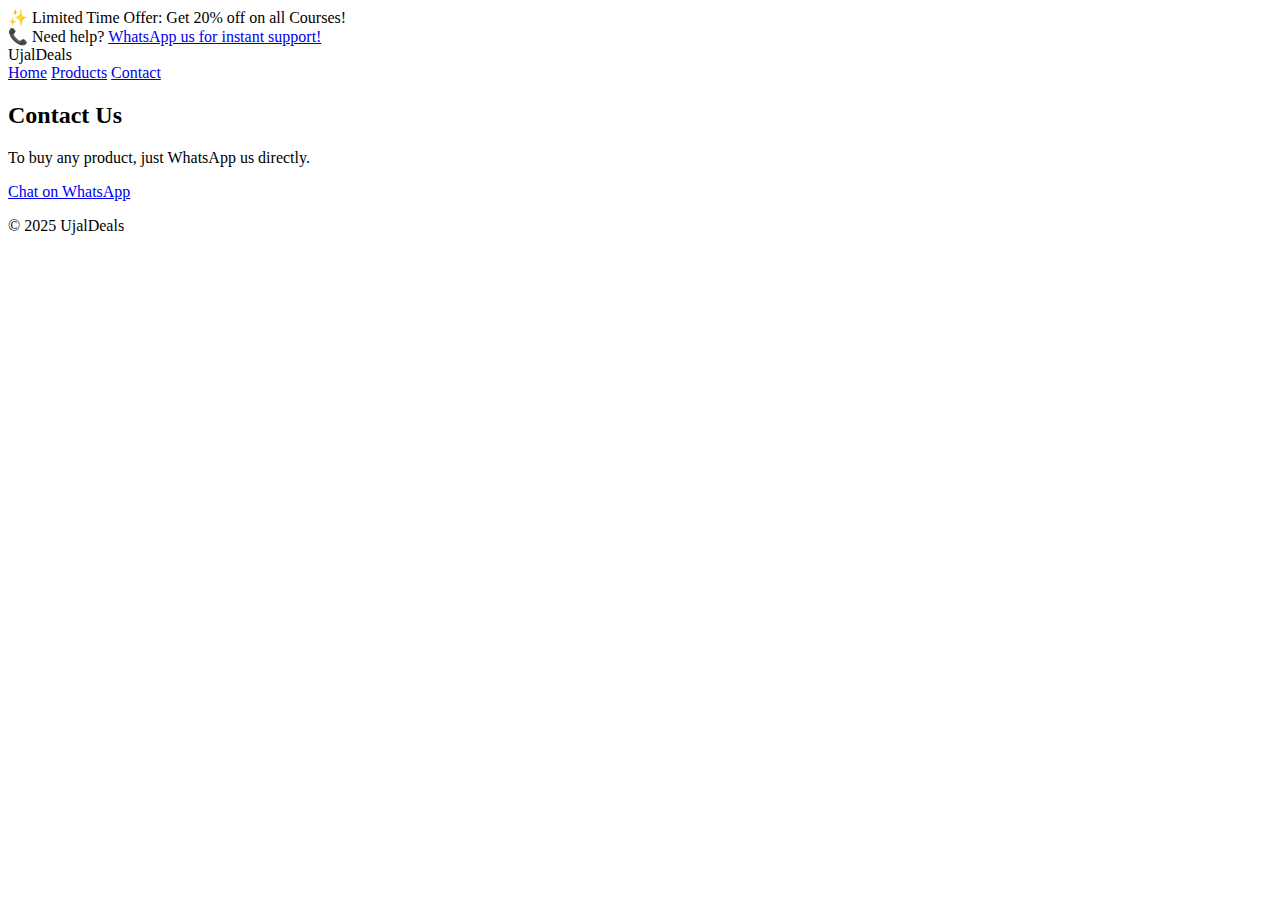
<file: contact.html>
<!DOCTYPE html>
<html lang="en">
<head>
  <meta charset="UTF-8" />
  <meta name="viewport" content="width=device-width, initial-scale=1.0"/>
  <title>Contact</title>
  <link rel="stylesheet" href="style.css"/> </head>
<body>
  <div class="smart-header">
    <span>✨ Limited Time Offer: Get 20% off on all Courses!</span>
  </div>

  <div class="smart-header promo-bar">
    <span>📞 Need help? </span><a href="https://wa.me/your-number">WhatsApp us for instant support!</a>
  </div>

  <header>
    <div class="logo">UjalDeals</div>
    <nav>
      <a href="index.html">Home</a>
      <a href="products.html">Products</a>
      <a href="contact.html">Contact</a>
    </nav>
  </header>

  <section class="contact">
    <h2>Contact Us</h2>
    <p>To buy any product, just WhatsApp us directly.</p>
    <a href="https://wa.me/your-number" class="btn">Chat on WhatsApp</a>
  </section>

  <footer>
    <p>© 2025 UjalDeals</p>
  </footer>
</body>
</html>
</file>
<file: style.css>

</file>
